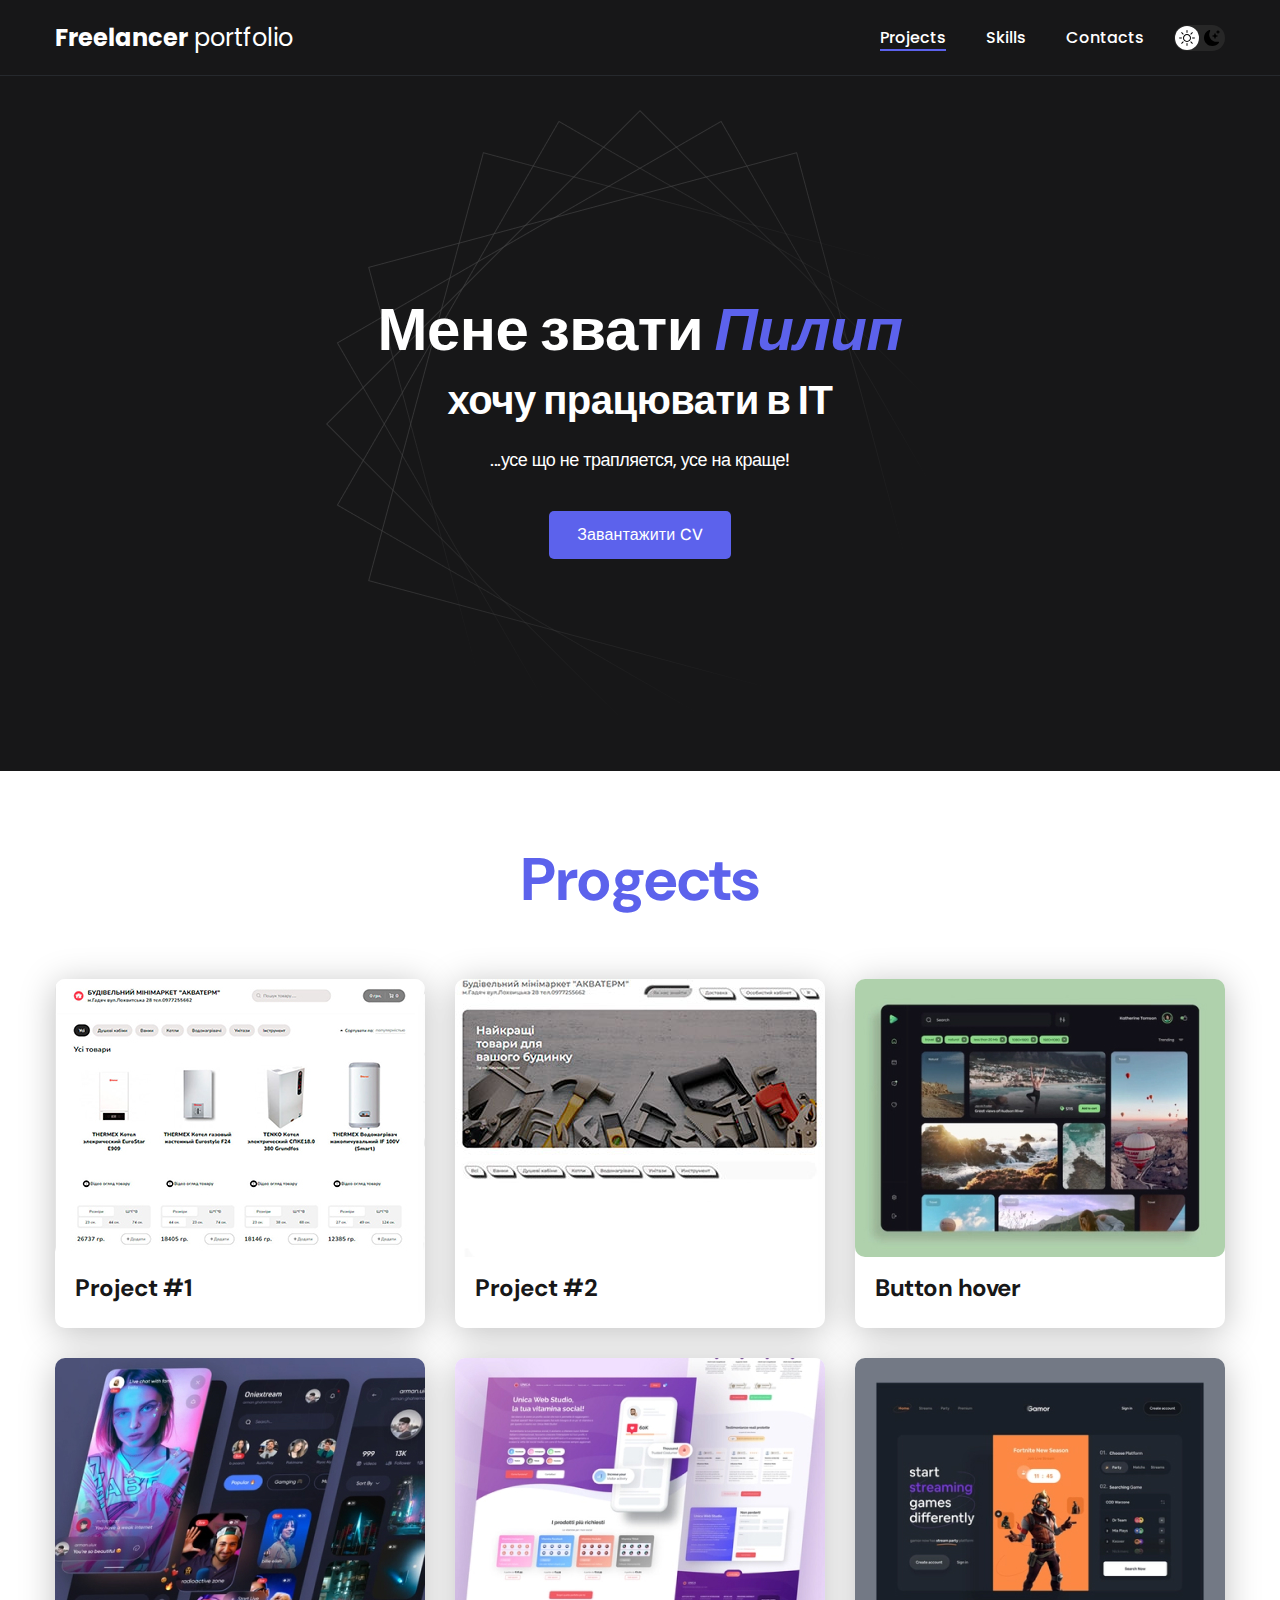
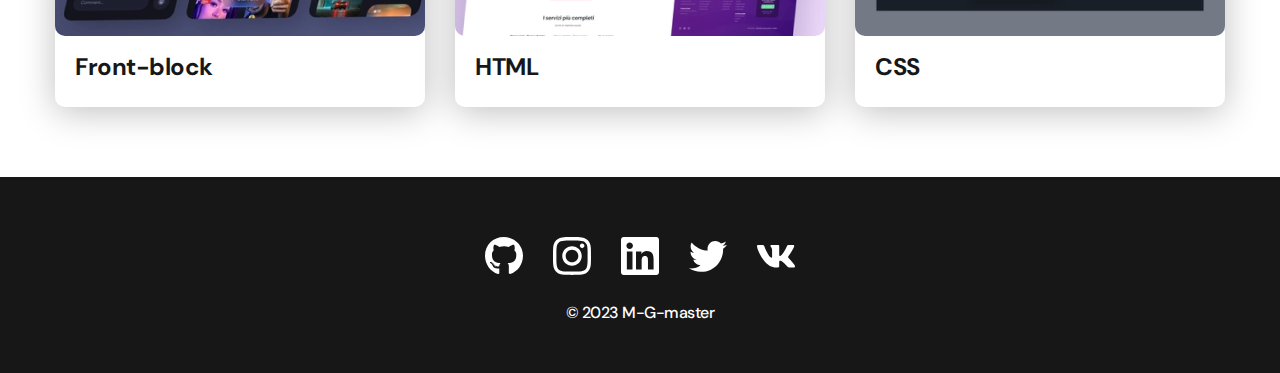
<file: index.html>
<!DOCTYPE html>
<html lang="en">

<head>
  <meta charset="UTF-8" />
  <meta http-equiv="X-UA-Compatible" content="IE=edge" />
  <meta name="viewport" content="width=device-width, initial-scale=1.0" />
  <title>Portfoleo</title>
  <link rel="stylesheet" href="./css/main.css" />
</head>

<body>
  <nav class="nav">
    <div class="container">
      <div class="nav-row">
        <a href="./index.html" class="logo"><strong>Freelancer</strong> portfolio</a>


        <button class="dark-mode-btn ">
          <img src="./img/icons/sun.svg" alt="Light mode" class="dark-mode-btn-icon">
          <img src="./img/icons/moon.svg" alt="Dark mode" class="dark-mode-btn-icon">
        </button>



        <ul class="nav-list">
          <li class="nav-list__item">
            <a href="./index.html" class="nav-list__link nav-list__link--active">Projects</a>
          </li>
          <li class="nav-list__item">
            <a href="./skills.html" class="nav-list__link ">Skills</a>
          </li>
          <li class="nav-list__item">
            <a href="./contacts.html" class="nav-list__link ">Contacts</a>
          </li>

        </ul>


      </div>
    </div>
  </nav>

  <header class="header">
    <div class="header__wrapper">
      <h1 class="header__title">
        <strong>Мене звати <em>Пилип</em></strong><br />
        хочу працювати в ІТ
      </h1>
      <div class="header__text">
        <p>...усе що не трапляется, усе на краще!</p>
      </div>
      <a href="#!" class="btn">Завантажити CV</a>
    </div>
  </header>

  <main class="section">
    <div class="container">
      <h2 class="title-1">Progects</h2>
      <ul class="projects">
        <li class="project">
          <a href="./Project-one.html">
            <img src="./img/progects/01.jpg" alt="Progects img" class="progect__img" />
            <h3 class="project__title">Project #1</h3>
          </a>
        </li>
        <li class="project">
          <a href="./Project-two.html">
            <img src="./img/progects/02.jpg" alt="Progects img" class="progect__img" />
            <h3 class="project__title">Project #2</h3>
          </a>
        </li>
        <li class="project">
          <a href="./Button-hover.html">
            <img src="./img/progects/03.jpg" alt="Progects img" class="progect__img" />
            <h3 class="project__title">Button hover</h3>
          </a>
        </li>
        <li class="project">
          <a href="./Front-block.html">
            <img src="./img/progects/04.jpg" alt="Progects img" class="progect__img" />
            <h3 class="project__title">Front-block</h3>
          </a>
        </li>
        <li class="project">
          <a href="./HTML.html">
            <img src="./img/progects/05.jpg" alt="Progects img" class="progect__img" />
            <h3 class="project__title">HTML</h3>
          </a>
        </li>
        <li class="project">
          <a href="./CSS.html">
            <img src="./img/progects/06.jpg" alt="Progects img" class="progect__img" />
            <h3 class="project__title">CSS</h3>
          </a>
        </li>
      </ul>
    </div>
  </main>

  <footer class="footer">
    <div class="container">
      <div class="footetr__wrapper">
        <ul class="social">
          <li class="social__item">
            <a href="#!"><img src="./img/icons/gitHub.svg" alt="svg" /></a>
          </li>
          <li class="social__item">
            <a href="#!"><img src="./img/icons/instagram.svg" alt="svg" /></a>
          </li>
          <li class="social__item">
            <a href="#!"><img src="./img/icons/linkedIn.svg" alt="svg" /></a>
          </li>
          <li class="social__item">
            <a href="#!"><img src="./img/icons/twitter.svg" alt="svg" /></a>
          </li>
          <li class="social__item">
            <a href="#!"><img src="./img/icons/vk.svg" alt="svg" /></a>
          </li>
        </ul>
        <div class="copyright">
          <p>© 2023 M-G-master</p>
        </div>
      </div>
    </div>
  </footer>

  <script src="./js/main.js"></script>

</body>

</html>
</file>
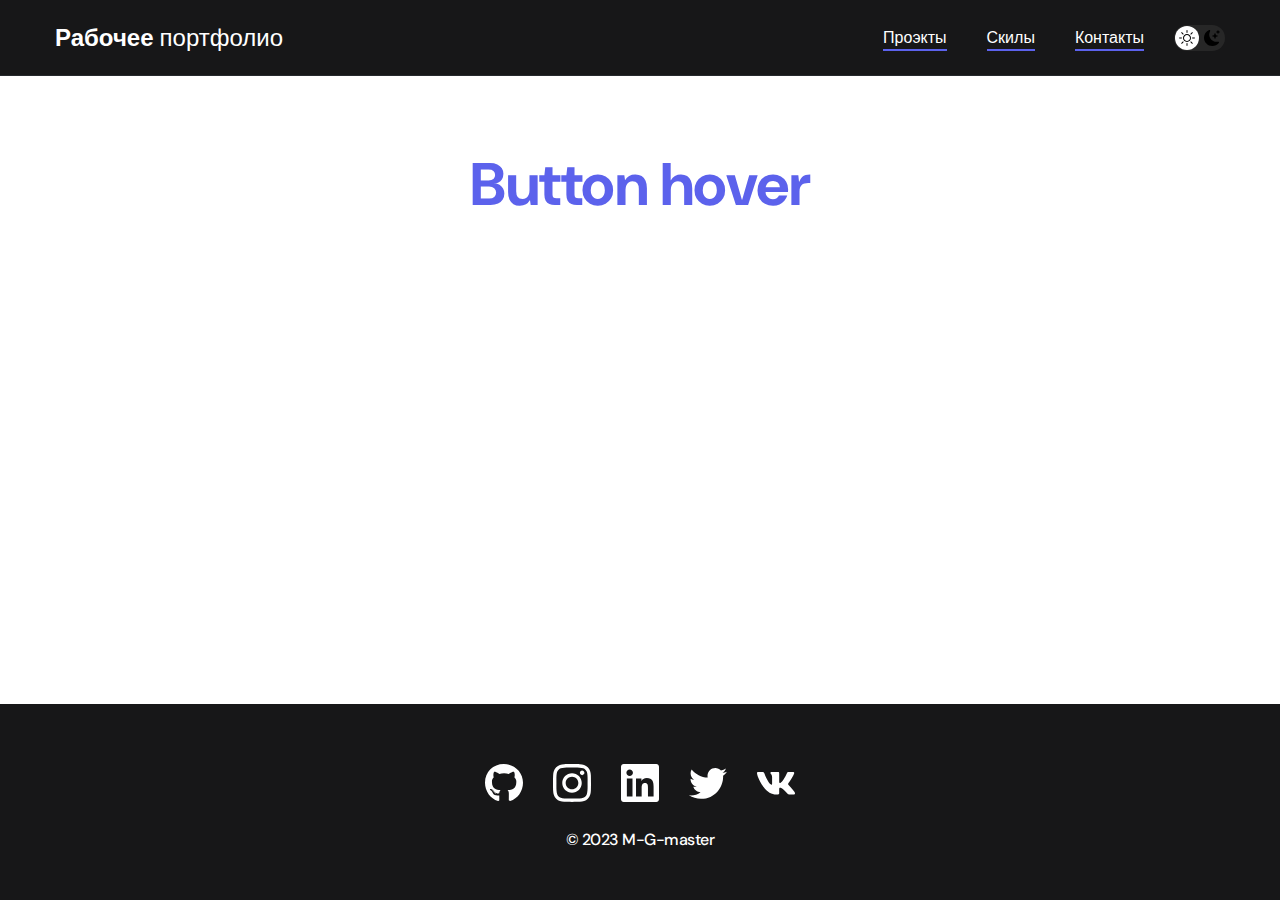
<file: Button-hover.html>
<!DOCTYPE html>
<html lang="en">

<head>
  <meta charset="UTF-8" />
  <meta http-equiv="X-UA-Compatible" content="IE=edge" />
  <meta name="viewport" content="width=device-width, initial-scale=1.0" />
  <title>Portfoleo</title>
  <link rel="stylesheet" href="./css/main.css" />
</head>

<body>
  <nav class="nav">
    <div class="container">
      <div class="nav-row">
        <a href="./index.html" class="logo"><strong>Рабочее</strong> портфолио</a>


        <button class="dark-mode-btn ">
          <img src="./img/icons/sun.svg" alt="Light mode" class="dark-mode-btn-icon">
          <img src="./img/icons/moon.svg" alt="Dark mode" class="dark-mode-btn-icon">
        </button>

        <ul class="nav-list">
          <li class="nav-list__item">
            <a href="./index.html" class="nav-list__link nav-list__link--active">Проэкты</a>
          </li>
          <li class="nav-list__item">
            <a href="./skills.html" class="nav-list__link nav-list__link--active">Скилы</a>
          </li>
          <li class="nav-list__item">
            <a href="./contacts.html" class="nav-list__link nav-list__link--active">Контакты</a>
          </li>
        </ul>
      </div>
    </div>
  </nav>

  <main class="section">
    <div class="container">
      <h2 class="title-1">Button hover</Button></h2>


    </div>
  </main>

  <footer class="footer">
    <div class="container">
      <div class="footetr__wrapper">
        <ul class="social">
          <li class="social__item">
            <a href="#!"><img src="./img/icons/gitHub.svg" alt="svg" /></a>
          </li>
          <li class="social__item">
            <a href="#!"><img src="./img/icons/instagram.svg" alt="svg" /></a>
          </li>
          <li class="social__item">
            <a href="#!"><img src="./img/icons/linkedIn.svg" alt="svg" /></a>
          </li>
          <li class="social__item">
            <a href="#!"><img src="./img/icons/twitter.svg" alt="svg" /></a>
          </li>
          <li class="social__item">
            <a href="#!"><img src="./img/icons/vk.svg" alt="svg" /></a>
          </li>
        </ul>
        <div class="copyright">
          <p>© 2023 M-G-master</p>
        </div>
      </div>
    </div>
  </footer>

  <script src="./js/main.js"></script>

</body>

</html>
</file>
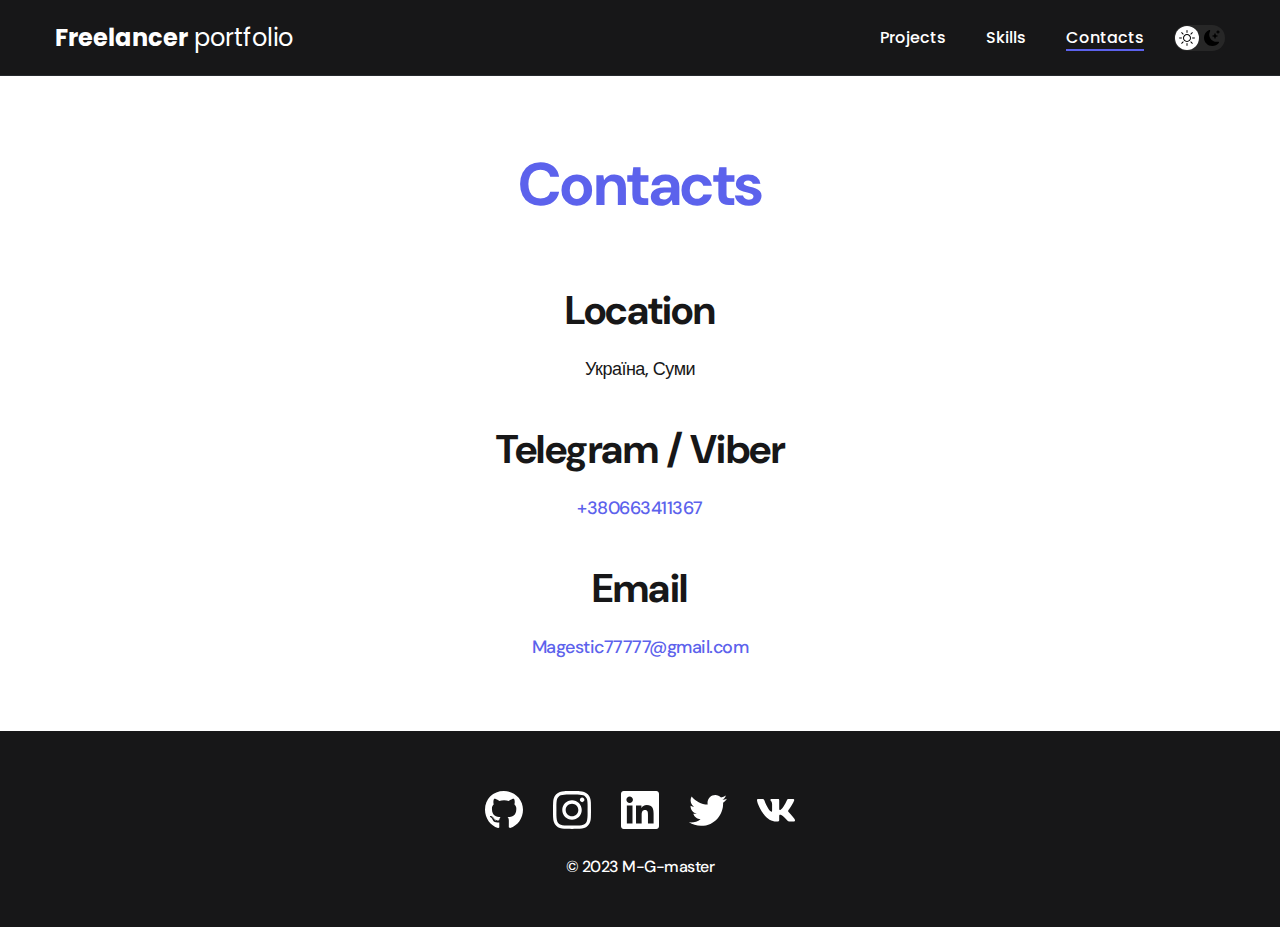
<file: contacts.html>
<!DOCTYPE html>
<html lang="en">

<head>
  <meta charset="UTF-8" />
  <meta http-equiv="X-UA-Compatible" content="IE=edge" />
  <meta name="viewport" content="width=device-width, initial-scale=1.0" />
  <title>Portfoleo</title>
  <link rel="stylesheet" href="./css/main.css" />
</head>

<body>
  <nav class="nav">
    <div class="container">
      <div class="nav-row">
        <a href="./index.html" class="logo"><strong>Freelancer</strong> portfolio</a>


        <button class="dark-mode-btn ">
          <img src="./img/icons/sun.svg" alt="Light mode" class="dark-mode-btn-icon">
          <img src="./img/icons/moon.svg" alt="Dark mode" class="dark-mode-btn-icon">
        </button>

        <ul class="nav-list">
          <li class="nav-list__item">
            <a href="./index.html" class="nav-list__link ">Projects</a>
          </li>
          <li class="nav-list__item">
            <a href="./skills.html" class="nav-list__link ">Skills</a>
          </li>
          <li class="nav-list__item">
            <a href="./contacts.html" class="nav-list__link nav-list__link--active">Contacts</a>
          </li>
        </ul>
      </div>
    </div>
  </nav>

  <main class="section">
    <div class="container">
      <h1 class="title-1">Contacts</h1>

      <ul class="content-list">
        <li class="content-list_item">
          <h2 class="title-2">Location</h2>
          <p>Україна, Суми</p>
        </li>
        <li class="content-list_item">
          <h2 class="title-2">Telegram / Viber</h2>
          <p><a href="tel:+380663411367">+380663411367</a></p>
        </li>
        <li class="content-list_item">
          <h2 class="title-2">Email</h2>
          <p><a href="mailto:Magestic77777@gmail.com">Magestic77777@gmail.com</a></p>
        </li>
      </ul>

    </div>
  </main>

  <footer class="footer">
    <div class="container">
      <div class="footetr__wrapper">
        <ul class="social">
          <li class="social__item">
            <a href="#!"><img src="./img/icons/gitHub.svg" alt="svg" /></a>
          </li>
          <li class="social__item">
            <a href="#!"><img src="./img/icons/instagram.svg" alt="svg" /></a>
          </li>
          <li class="social__item">
            <a href="#!"><img src="./img/icons/linkedIn.svg" alt="svg" /></a>
          </li>
          <li class="social__item">
            <a href="#!"><img src="./img/icons/twitter.svg" alt="svg" /></a>
          </li>
          <li class="social__item">
            <a href="#!"><img src="./img/icons/vk.svg" alt="svg" /></a>
          </li>
        </ul>
        <div class="copyright">
          <p>© 2023 M-G-master</p>
        </div>
      </div>
    </div>
  </footer>

  <script src="./js/main.js"></script>

</body>

</html>
</file>
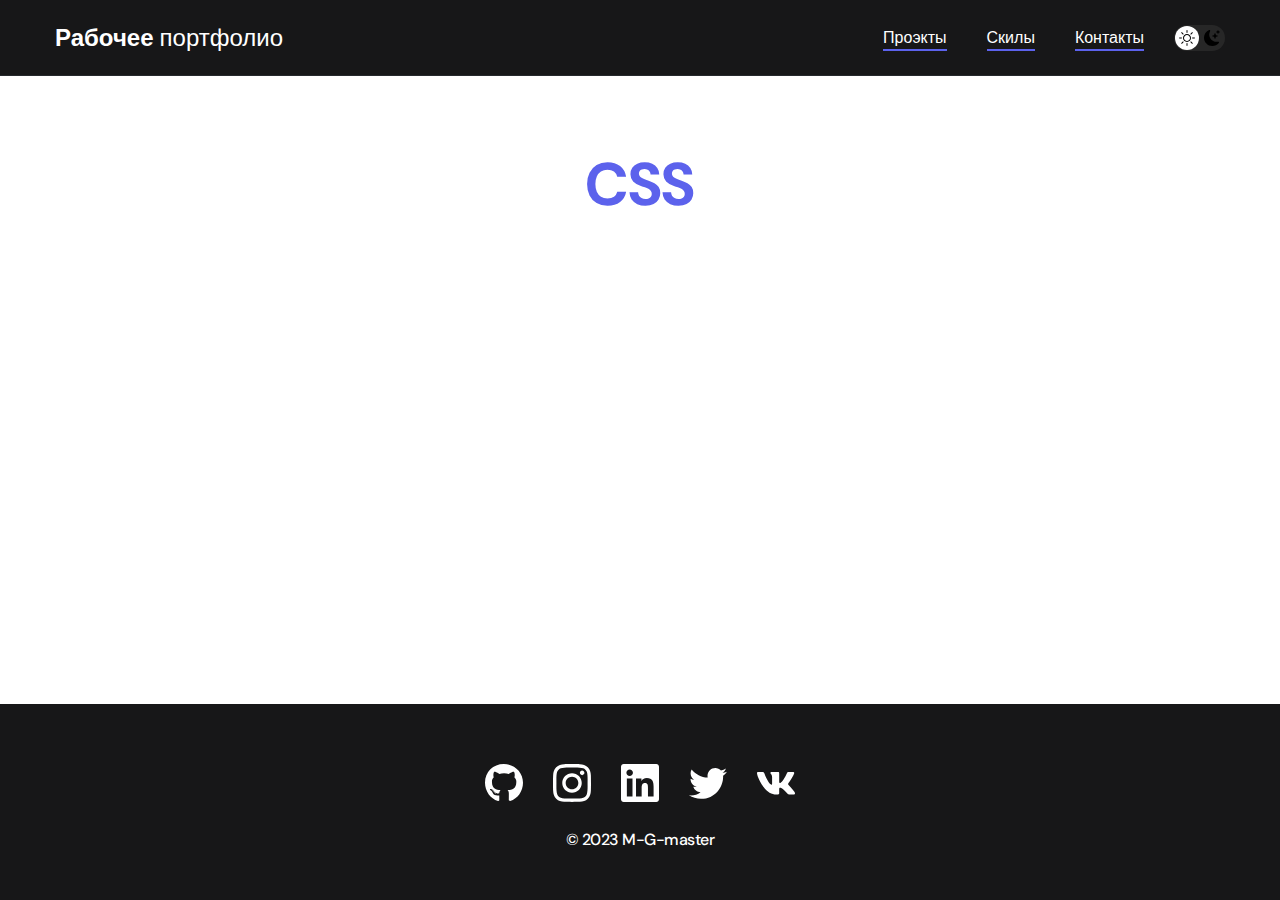
<file: CSS.html>
<!DOCTYPE html>
<html lang="en">

<head>
  <meta charset="UTF-8" />
  <meta http-equiv="X-UA-Compatible" content="IE=edge" />
  <meta name="viewport" content="width=device-width, initial-scale=1.0" />
  <title>Portfoleo</title>
  <link rel="stylesheet" href="./css/main.css" />
</head>

<body>
  <nav class="nav">
    <div class="container">
      <div class="nav-row">
        <a href="./index.html" class="logo"><strong>Рабочее</strong> портфолио</a>


        <button class="dark-mode-btn ">
          <img src="./img/icons/sun.svg" alt="Light mode" class="dark-mode-btn-icon">
          <img src="./img/icons/moon.svg" alt="Dark mode" class="dark-mode-btn-icon">
        </button>

        <ul class="nav-list">
          <li class="nav-list__item">
            <a href="./index.html" class="nav-list__link nav-list__link--active">Проэкты</a>
          </li>
          <li class="nav-list__item">
            <a href="./skills.html" class="nav-list__link nav-list__link--active">Скилы</a>
          </li>
          <li class="nav-list__item">
            <a href="./contacts.html" class="nav-list__link nav-list__link--active">Контакты</a>
          </li>
        </ul>
      </div>
    </div>
  </nav>

  <main class="section">
    <div class="container">
      <h2 class="title-1">CSS</h2>
    </div>
  </main>

  <footer class="footer">
    <div class="container">
      <div class="footetr__wrapper">
        <ul class="social">
          <li class="social__item">
            <a href="#!"><img src="./img/icons/gitHub.svg" alt="svg" /></a>
          </li>
          <li class="social__item">
            <a href="#!"><img src="./img/icons/instagram.svg" alt="svg" /></a>
          </li>
          <li class="social__item">
            <a href="#!"><img src="./img/icons/linkedIn.svg" alt="svg" /></a>
          </li>
          <li class="social__item">
            <a href="#!"><img src="./img/icons/twitter.svg" alt="svg" /></a>
          </li>
          <li class="social__item">
            <a href="#!"><img src="./img/icons/vk.svg" alt="svg" /></a>
          </li>
        </ul>
        <div class="copyright">
          <p>© 2023 M-G-master</p>
        </div>
      </div>
    </div>
  </footer>

  <script src="./js/main.js"></script>

</body>

</html>
</file>
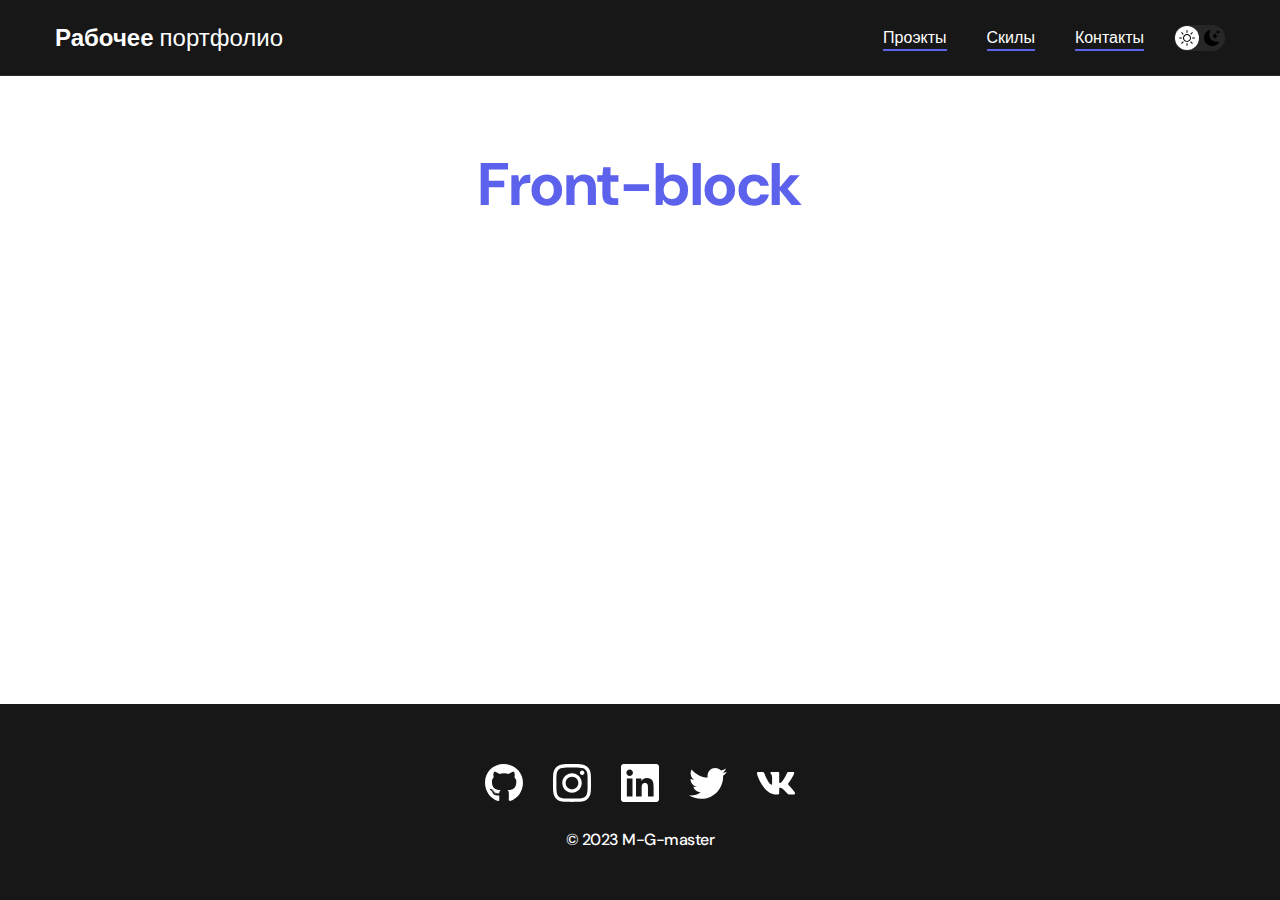
<file: Front-block.html>
<!DOCTYPE html>
<html lang="en">

<head>
  <meta charset="UTF-8" />
  <meta http-equiv="X-UA-Compatible" content="IE=edge" />
  <meta name="viewport" content="width=device-width, initial-scale=1.0" />
  <title>Portfoleo</title>
  <link rel="stylesheet" href="./css/main.css" />
</head>

<body>
  <nav class="nav">
    <div class="container">
      <div class="nav-row">
        <a href="./index.html" class="logo"><strong>Рабочее</strong> портфолио</a>


        <button class="dark-mode-btn ">
          <img src="./img/icons/sun.svg" alt="Light mode" class="dark-mode-btn-icon">
          <img src="./img/icons/moon.svg" alt="Dark mode" class="dark-mode-btn-icon">
        </button>

        <ul class="nav-list">
          <li class="nav-list__item">
            <a href="./index.html" class="nav-list__link nav-list__link--active">Проэкты</a>
          </li>
          <li class="nav-list__item">
            <a href="./skills.html" class="nav-list__link nav-list__link--active">Скилы</a>
          </li>
          <li class="nav-list__item">
            <a href="./contacts.html" class="nav-list__link nav-list__link--active">Контакты</a>
          </li>
        </ul>
      </div>
    </div>
  </nav>

  <main class="section">
    <div class="container">
      <h2 class="title-1">Front-block</h2>


    </div>
  </main>

  <footer class="footer">
    <div class="container">
      <div class="footetr__wrapper">
        <ul class="social">
          <li class="social__item">
            <a href="#!"><img src="./img/icons/gitHub.svg" alt="svg" /></a>
          </li>
          <li class="social__item">
            <a href="#!"><img src="./img/icons/instagram.svg" alt="svg" /></a>
          </li>
          <li class="social__item">
            <a href="#!"><img src="./img/icons/linkedIn.svg" alt="svg" /></a>
          </li>
          <li class="social__item">
            <a href="#!"><img src="./img/icons/twitter.svg" alt="svg" /></a>
          </li>
          <li class="social__item">
            <a href="#!"><img src="./img/icons/vk.svg" alt="svg" /></a>
          </li>
        </ul>
        <div class="copyright">
          <p>© 2023 M-G-master</p>
        </div>
      </div>
    </div>
  </footer>

  <script src="./js/main.js"></script>

</body>

</html>
</file>
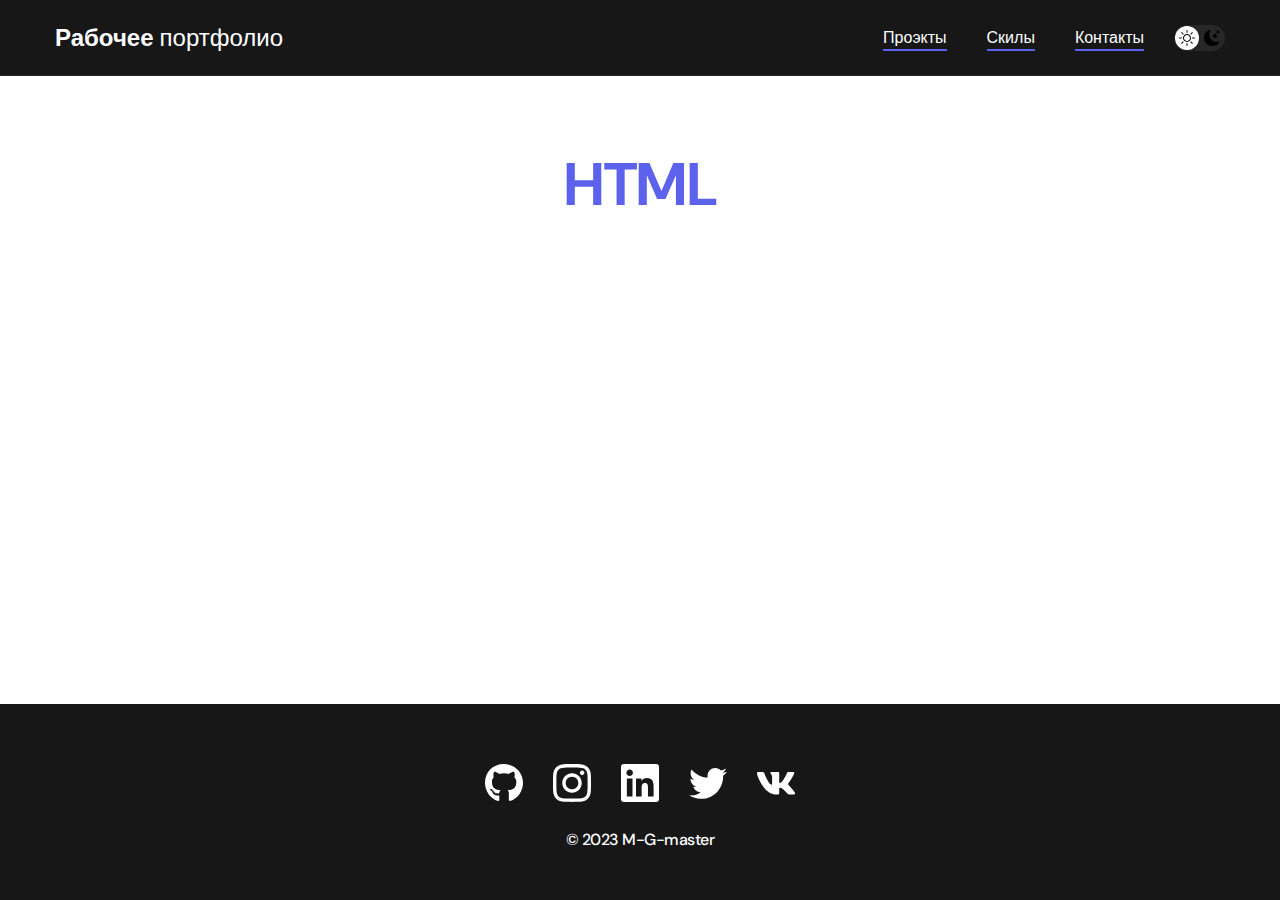
<file: HTML.html>
<!DOCTYPE html>
<html lang="en">

<head>
  <meta charset="UTF-8" />
  <meta http-equiv="X-UA-Compatible" content="IE=edge" />
  <meta name="viewport" content="width=device-width, initial-scale=1.0" />
  <title>Portfoleo</title>
  <link rel="stylesheet" href="./css/main.css" />
</head>

<body>
  <nav class="nav">
    <div class="container">
      <div class="nav-row">
        <a href="./index.html" class="logo"><strong>Рабочее</strong> портфолио</a>


        <button class="dark-mode-btn ">
          <img src="./img/icons/sun.svg" alt="Light mode" class="dark-mode-btn-icon">
          <img src="./img/icons/moon.svg" alt="Dark mode" class="dark-mode-btn-icon">
        </button>

        <ul class="nav-list">
          <li class="nav-list__item">
            <a href="./index.html" class="nav-list__link nav-list__link--active">Проэкты</a>
          </li>
          <li class="nav-list__item">
            <a href="./skills.html" class="nav-list__link nav-list__link--active">Скилы</a>
          </li>
          <li class="nav-list__item">
            <a href="./contacts.html" class="nav-list__link nav-list__link--active">Контакты</a>
          </li>
        </ul>
      </div>
    </div>
  </nav>

  <main class="section">
    <div class="container">
      <h2 class="title-1">HTML</h2>
    </div>
  </main>

  <footer class="footer">
    <div class="container">
      <div class="footetr__wrapper">
        <ul class="social">
          <li class="social__item">
            <a href="#!"><img src="./img/icons/gitHub.svg" alt="svg" /></a>
          </li>
          <li class="social__item">
            <a href="#!"><img src="./img/icons/instagram.svg" alt="svg" /></a>
          </li>
          <li class="social__item">
            <a href="#!"><img src="./img/icons/linkedIn.svg" alt="svg" /></a>
          </li>
          <li class="social__item">
            <a href="#!"><img src="./img/icons/twitter.svg" alt="svg" /></a>
          </li>
          <li class="social__item">
            <a href="#!"><img src="./img/icons/vk.svg" alt="svg" /></a>
          </li>
        </ul>
        <div class="copyright">
          <p>© 2023 M-G-master</p>
        </div>
      </div>
    </div>
  </footer>

  <script src="./js/main.js"></script>

</body>

</html>
</file>
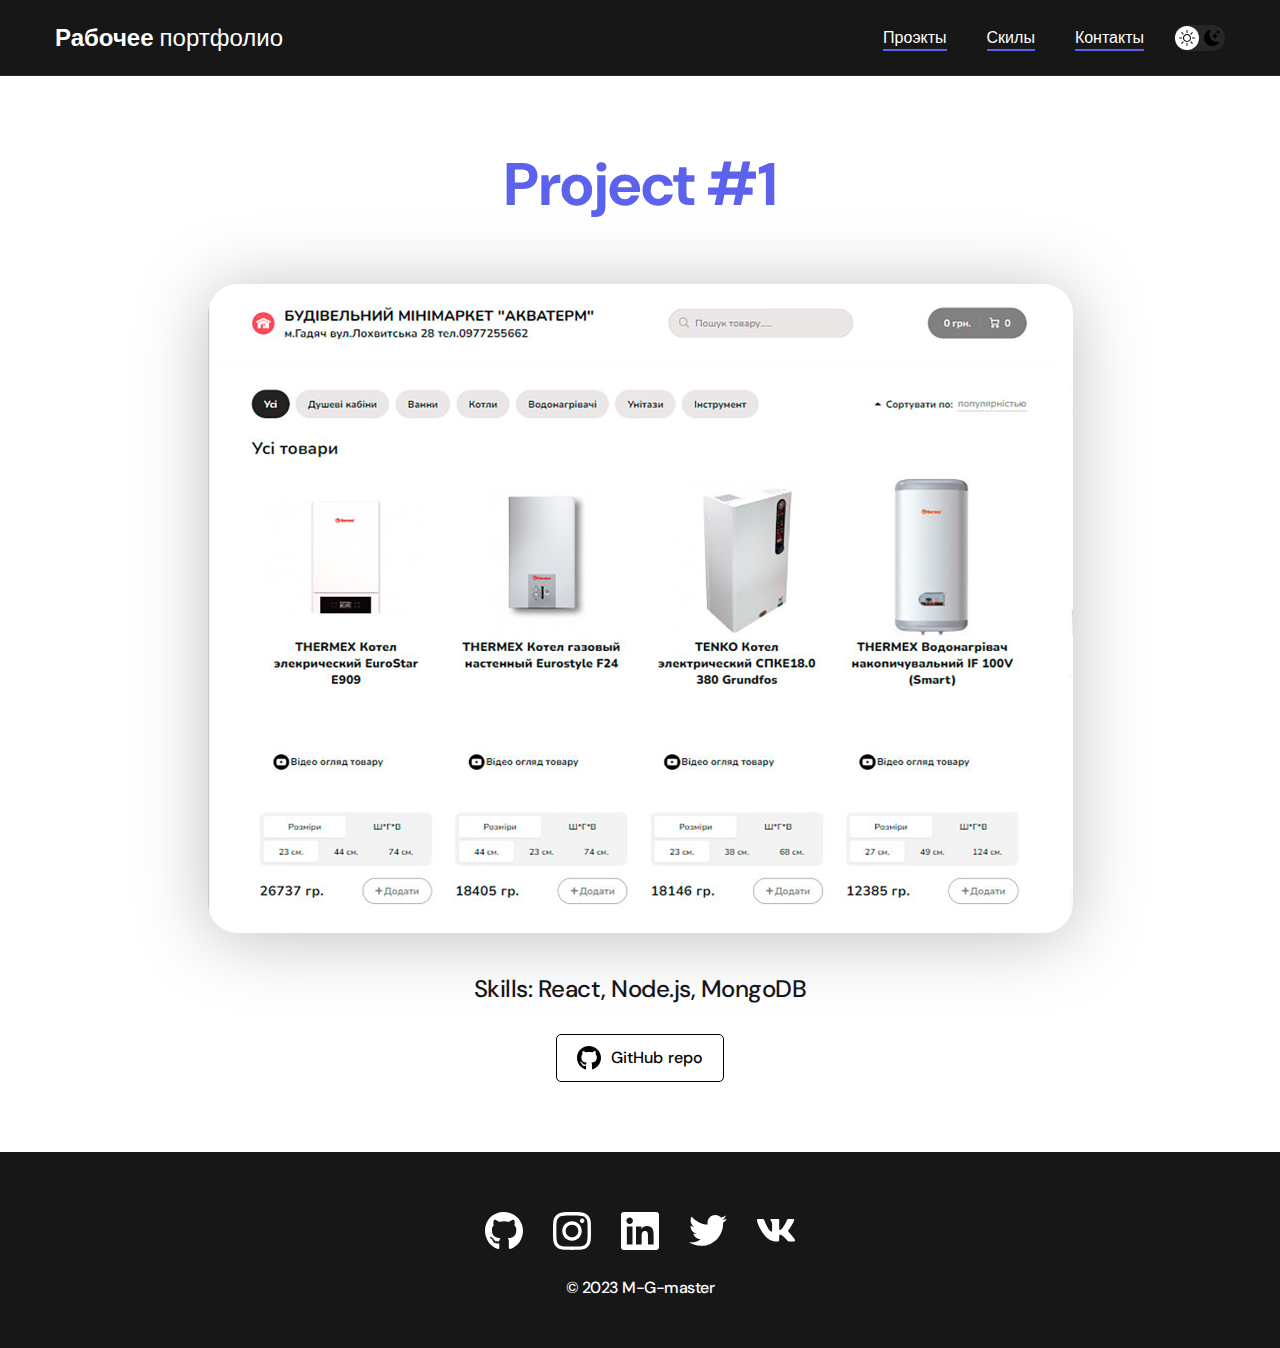
<file: Project-one.html>
<!DOCTYPE html>
<html lang="en">

<head>
  <meta charset="UTF-8" />
  <meta http-equiv="X-UA-Compatible" content="IE=edge" />
  <meta name="viewport" content="width=device-width, initial-scale=1.0" />
  <title>Portfoleo</title>
  <link rel="stylesheet" href="./css/main.css" />
</head>

<body>
  <nav class="nav">
    <div class="container">
      <div class="nav-row">
        <a href="./index.html" class="logo"><strong>Рабочее</strong> портфолио</a>


        <button class="dark-mode-btn ">
          <img src="./img/icons/sun.svg" alt="Light mode" class="dark-mode-btn-icon">
          <img src="./img/icons/moon.svg" alt="Dark mode" class="dark-mode-btn-icon">
        </button>

        <ul class="nav-list">
          <li class="nav-list__item">
            <a href="./index.html" class="nav-list__link nav-list__link--active">Проэкты</a>
          </li>
          <li class="nav-list__item">
            <a href="./skills.html" class="nav-list__link nav-list__link--active">Скилы</a>
          </li>
          <li class="nav-list__item">
            <a href="./contacts.html" class="nav-list__link nav-list__link--active">Контакты</a>
          </li>
        </ul>
      </div>
    </div>
  </nav>

  <main class="section">
    <div class="container">
      <div class="project-details">
        <h1 class="title-1">Project #1</h1>
        <img src="./img/progect-big/01-big.jpg" alt="img" class="project-details__cover">
        <div class="project-details__desc">
          <p>Skills: React, Node.js, MongoDB</p>
        </div>
        <a href="https://m-g-master.github.io/AcvatermFinish/" class="btn-outline">
          <img src="./img/progect-button/gitHub-black.svg" alt="svg">
          GitHub repo
        </a>
      </div>
    </div>
  </main>

  <footer class="footer">
    <div class="container">
      <div class="footetr__wrapper">
        <ul class="social">
          <li class="social__item">
            <a href="#!"><img src="./img/icons/gitHub.svg" alt="svg" /></a>
          </li>
          <li class="social__item">
            <a href="#!"><img src="./img/icons/instagram.svg" alt="svg" /></a>
          </li>
          <li class="social__item">
            <a href="#!"><img src="./img/icons/linkedIn.svg" alt="svg" /></a>
          </li>
          <li class="social__item">
            <a href="#!"><img src="./img/icons/twitter.svg" alt="svg" /></a>
          </li>
          <li class="social__item">
            <a href="#!"><img src="./img/icons/vk.svg" alt="svg" /></a>
          </li>
        </ul>
        <div class="copyright">
          <p>© 2023 M-G-master</p>
        </div>
      </div>
    </div>
  </footer>

  <script src="./js/main.js"></script>

</body>

</html>
</file>
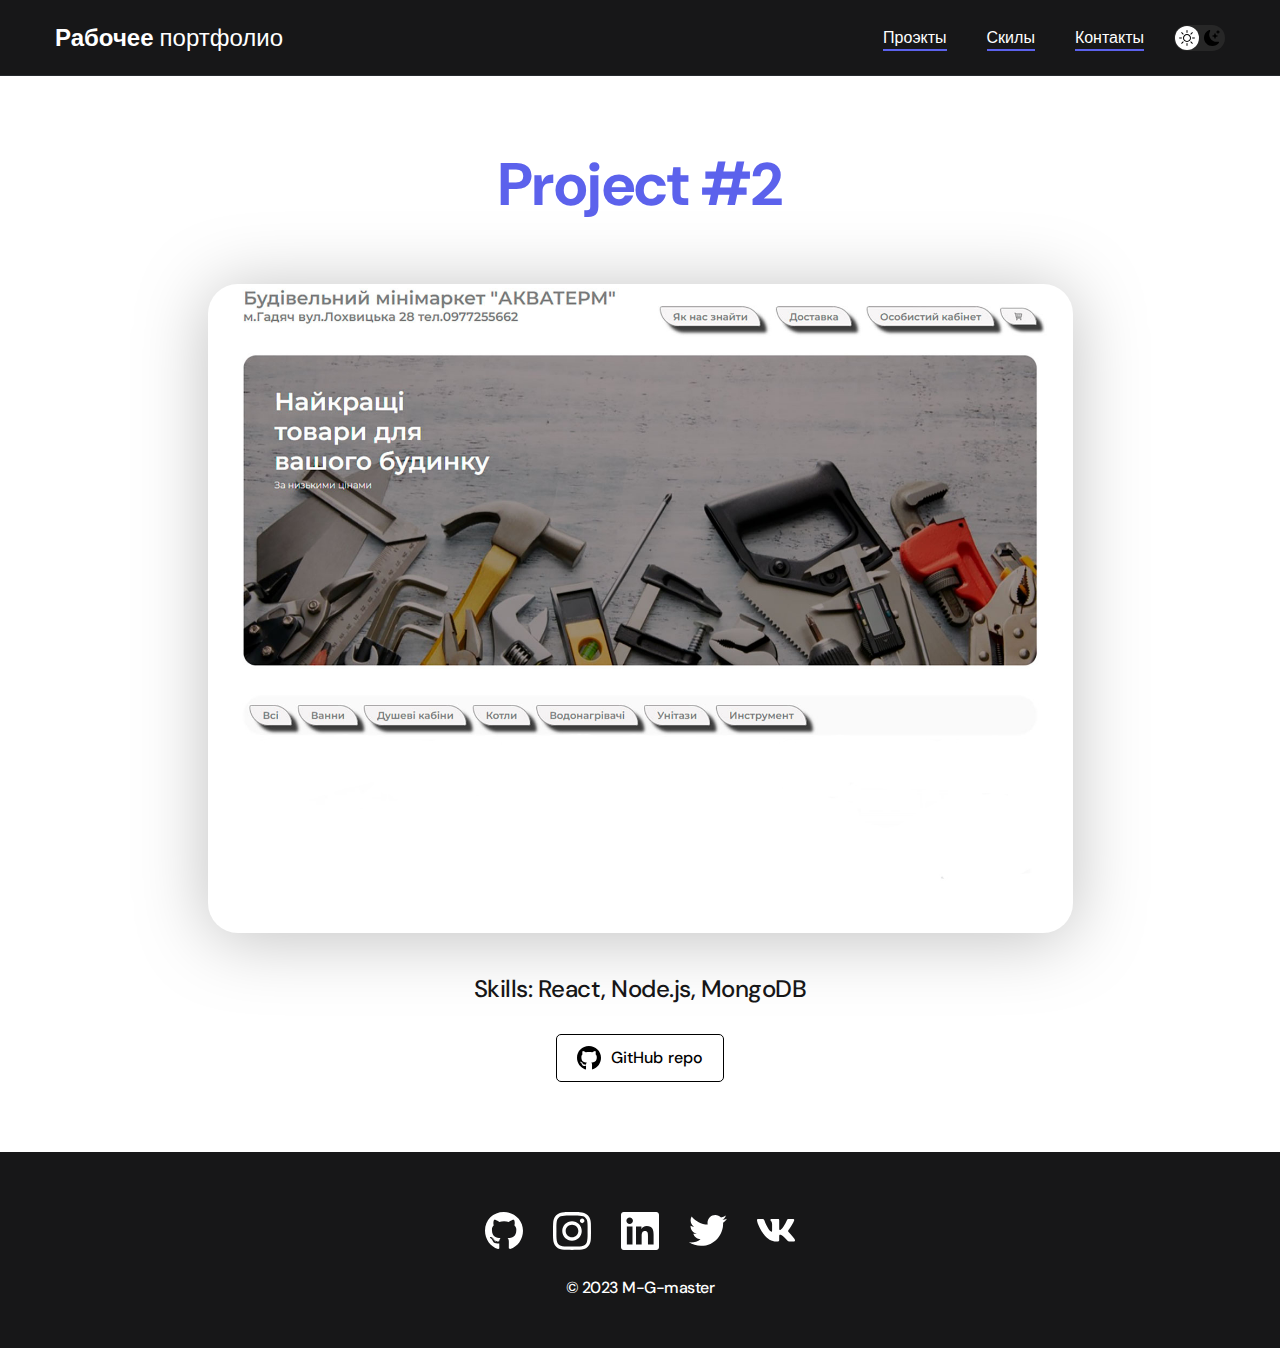
<file: Project-two.html>
<!DOCTYPE html>
<html lang="en">

<head>
  <meta charset="UTF-8" />
  <meta http-equiv="X-UA-Compatible" content="IE=edge" />
  <meta name="viewport" content="width=device-width, initial-scale=1.0" />
  <title>Portfoleo</title>
  <link rel="stylesheet" href="./css/main.css" />
</head>

<body>
  <nav class="nav">
    <div class="container">
      <div class="nav-row">
        <a href="./index.html" class="logo"><strong>Рабочее</strong> портфолио</a>


        <button class="dark-mode-btn ">
          <img src="./img/icons/sun.svg" alt="Light mode" class="dark-mode-btn-icon">
          <img src="./img/icons/moon.svg" alt="Dark mode" class="dark-mode-btn-icon">
        </button>

        <ul class="nav-list">
          <li class="nav-list__item">
            <a href="./index.html" class="nav-list__link nav-list__link--active">Проэкты</a>
          </li>
          <li class="nav-list__item">
            <a href="./skills.html" class="nav-list__link nav-list__link--active">Скилы</a>
          </li>
          <li class="nav-list__item">
            <a href="./contacts.html" class="nav-list__link nav-list__link--active">Контакты</a>
          </li>
        </ul>
      </div>
    </div>
  </nav>

  <main class="section">
    <div class="container">
      <div class="project-details">
        <h1 class="title-1">Project #2</h1>
        <img src="./img/progect-big/02-big.jpg" alt="img" class="project-details__cover">
        <div class="project-details__desc">
          <p>Skills: React, Node.js, MongoDB</p>
        </div>
        <a href="https://m-g-master.github.io/MAGAZ/" class="btn-outline">
          <img src="./img/progect-button/gitHub-black.svg" alt="svg">
          GitHub repo
        </a>
      </div>
    </div>
  </main>

  <footer class="footer">
    <div class="container">
      <div class="footetr__wrapper">
        <ul class="social">
          <li class="social__item">
            <a href="#!"><img src="./img/icons/gitHub.svg" alt="svg" /></a>
          </li>
          <li class="social__item">
            <a href="#!"><img src="./img/icons/instagram.svg" alt="svg" /></a>
          </li>
          <li class="social__item">
            <a href="#!"><img src="./img/icons/linkedIn.svg" alt="svg" /></a>
          </li>
          <li class="social__item">
            <a href="#!"><img src="./img/icons/twitter.svg" alt="svg" /></a>
          </li>
          <li class="social__item">
            <a href="#!"><img src="./img/icons/vk.svg" alt="svg" /></a>
          </li>
        </ul>
        <div class="copyright">
          <p>© 2023 M-G-master</p>
        </div>
      </div>
    </div>
  </footer>

  <script src="./js/main.js"></script>

</body>

</html>
</file>
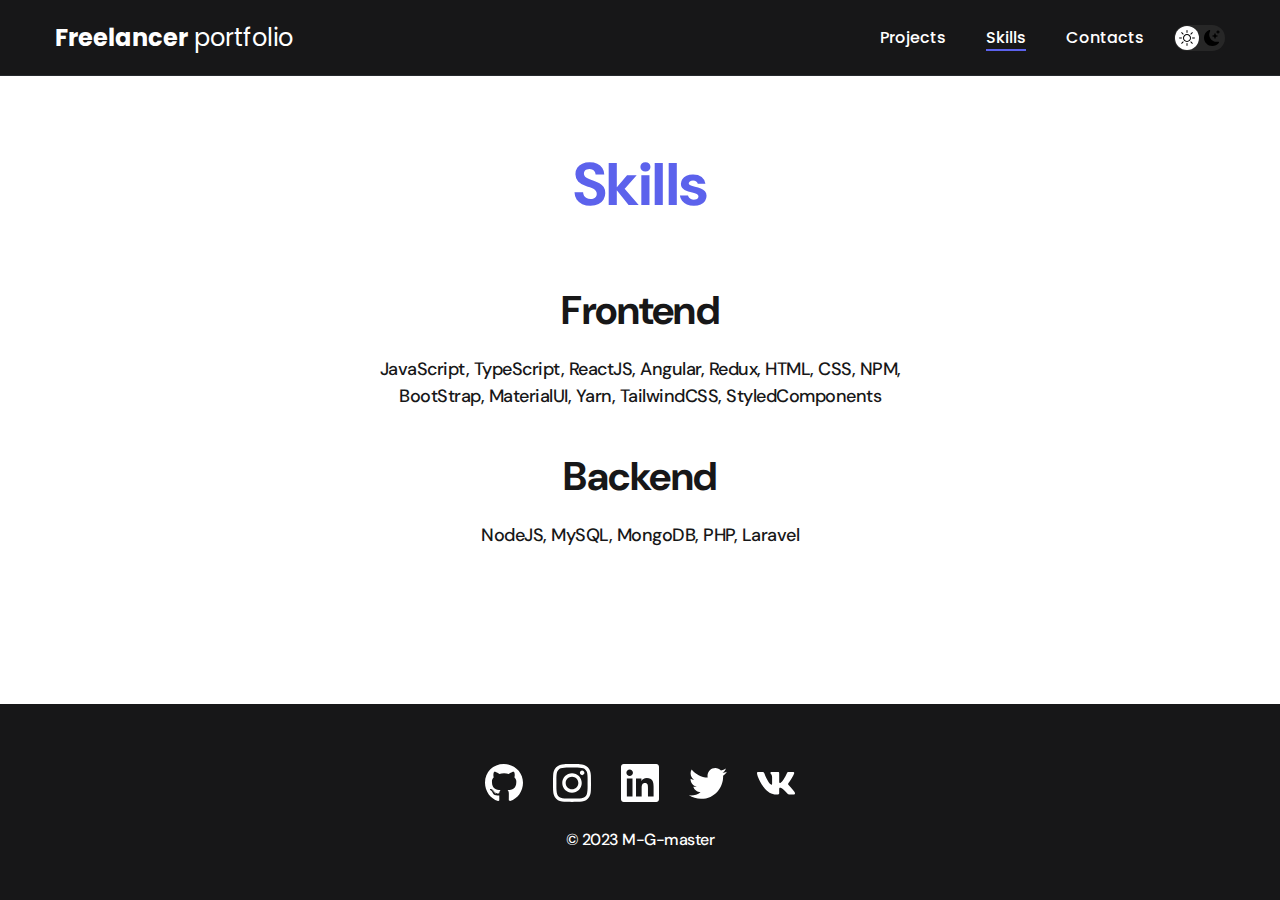
<file: skills.html>
<!DOCTYPE html>
<html lang="en">

<head>
  <meta charset="UTF-8" />
  <meta http-equiv="X-UA-Compatible" content="IE=edge" />
  <meta name="viewport" content="width=device-width, initial-scale=1.0" />
  <title>Portfoleo</title>
  <link rel="stylesheet" href="./css/main.css" />
</head>

<body>
  <nav class="nav">
    <div class="container">
      <div class="nav-row">
        <a href="./index.html" class="logo"><strong>Freelancer</strong> portfolio</a>


        <button class="dark-mode-btn ">
          <img src="./img/icons/sun.svg" alt="Light mode" class="dark-mode-btn-icon">
          <img src="./img/icons/moon.svg" alt="Dark mode" class="dark-mode-btn-icon">
        </button>

        <ul class="nav-list">
          <li class="nav-list__item">
            <a href="./index.html" class="nav-list__link ">Projects</a>
          </li>
          <li class="nav-list__item">
            <a href="./skills.html" class="nav-list__link nav-list__link--active">Skills</a>
          </li>
          <li class="nav-list__item">
            <a href="./contacts.html" class="nav-list__link ">Contacts</a>
          </li>
        </ul>
      </div>
    </div>
  </nav>

  <main class="section">
    <div class="container">
      <h1 class="title-1">Skills</h1>

      <ul class="content-list">
        <li class="content-list_item">
          <h2 class="title-2">Frontend</h2>
          <p>JavaScript, TypeScript, ReactJS, Angular, Redux, HTML, CSS, NPM, BootStrap, MaterialUI, Yarn, TailwindCSS,
            StyledComponents</p>
        </li>
        <li class="content-list_item">
          <h2 class="title-2">Backend</h2>
          <p>NodeJS, MySQL, MongoDB, PHP, Laravel</p>
        </li>
      </ul>

    </div>
  </main>

  <footer class="footer">
    <div class="container">
      <div class="footetr__wrapper">
        <ul class="social">
          <li class="social__item">
            <a href="#!"><img src="./img/icons/gitHub.svg" alt="svg" /></a>
          </li>
          <li class="social__item">
            <a href="#!"><img src="./img/icons/instagram.svg" alt="svg" /></a>
          </li>
          <li class="social__item">
            <a href="#!"><img src="./img/icons/linkedIn.svg" alt="svg" /></a>
          </li>
          <li class="social__item">
            <a href="#!"><img src="./img/icons/twitter.svg" alt="svg" /></a>
          </li>
          <li class="social__item">
            <a href="#!"><img src="./img/icons/vk.svg" alt="svg" /></a>
          </li>
        </ul>
        <div class="copyright">
          <p>© 2023 M-G-master</p>
        </div>
      </div>
    </div>
  </footer>

  <script src="./js/main.js"></script>

</body>

</html>
</file>
<file: css/main.css>
@import  "./reset.css";
@import url('https://fonts.googleapis.com/css2?family=DM+Sans:wght@400;500;700&family=Poppins:wght@400;500;700&display=swap');


/* 
font-family: 'DM Sans', sans-serif;
font-family: 'Poppins', sans-serif; 
*/

/* * {
  border:  1px solid red;
} */

:root {
  --black-dark: #000;
  --black: #171718;
  --black-border: #26292D;
  --white: #FFF;
  --purple: #5C62EC;

  --text-color: var(--black);

  --dark-bg: var(--black);
  --dark-border: var(--black-border);
  --header-text: var(--white);
  --accents: var(--purple);

  /* Light mode */
  --page-bg: var(--white);
  --text-color: var(--black);

  --title-1: var(--accents);

  --project-card-bg: var(--white);
  --project-card-text: var(--black);
  --box-shadow: 0px 5px 35px rgba(0, 0, 0, 0.25);
}

.dark {
/* Dark mode */
--page-bg: #252526;
--text-color: var(--white);

--title-1: var(--white);

--project-card-bg: var(--black);
--project-card-text: var(--white);
--box-shadow: 0px 5px 35px rgba(0, 0, 0, 0.8);

}

html, body {
  display: flex;
  flex-direction: column;
  min-height: 100vh;

  font-family: 'DM Sans', sans-serif;
  letter-spacing: -0.5px;
 
  /* Light mode */
  background-color: var(--page-bg);
  color: var(--text-color);
}

p {
  font-weight: 500;
}

  /* General */

.container {
  margin: 0 auto;;
  max-width: 1200px;
  padding: 0 15px;
}

.none {
  display: none !important;
}

.section {
  padding: 70px 0;
 
}


.title-1 {
  margin-bottom: 60px;

  font-size: 60px;
  font-weight: 700;
  line-height: 1.3;
  color: var(--title-1);
  text-align: center;
}

.title-2 {
  margin-bottom: 20px;
  
  font-size: 40px;
  line-height: 1.3;
  font-weight: 700;
  color: var(--text-color);
  }


/* navigation */

.nav {
  background-color: var(--dark-bg);
  border-bottom: 1px solid var(--black-border);
  color: var(--header-text);
  padding: 20px 0;
  letter-spacing: normal;
}

.nav-row {
display: flex;
justify-content: flex-end;
align-items: center;
column-gap: 30px;
row-gap: 20px;
flex-wrap: wrap;
}

.logo {
  margin-right: auto;
  color: var(--header-text);
  font-size: 24px;
  font-family: 'Poppins', sans-serif;
  transition: 0.2s ease-in;
}

.logo:hover {
  color: var(--white);
  opacity: 0.8;
  }

.logo strong {
  
  font-weight: 700;
}

.nav-list {
  display: flex;
  flex-wrap: wrap;
  row-gap: 10px;
  align-items: center;
  font-size: 16px;
  column-gap: 40px;
  font-weight: 500;
  font-family: 'Poppins', sans-serif;
  
}


.nav-list__link {
  color: var(--header-text);
  transition: 0.2s ease-in;
  
}

.nav-list__link:hover {
  opacity: 0.8;
  color: var(--white);
  }

.nav-list__link--active {
  position: relative;
}

.nav-list__link--active::before {
  content: "";

  position: absolute;
  left: 0;
  top: 100%;

  display: block;
  height: 2px;
  width: 100%;
background-color: var(--accents);
}


/* Dark mode btn */

.dark-mode-btn {
  order: 9;
  position: relative;
display: flex;
justify-content: space-between;

width: 51px;
height: 26px;
padding: 5px;

border-radius: 50px;
background-color: #272727;
}

.dark-mode-btn::before {
  content: "";

  position: absolute;
  top: 1px;
  left: 1px;
 
  display: block;
  width: 24px;
  height: 24px;

  border-radius: 50%;
  background-color: var(--white);

  transition: left 0.2s ease-in;
}

.dark-mode-btn--active::before {
left: 26px;
}

.dark-mode-btn-icon {
  position: relative;
  z-index: 9;
  }

/* header */

.header {
  padding: 40px 0;
  min-height: 695px;

  display: flex;
  justify-content: center;
  align-items: center;

  background-color: var(--dark-bg);
background-image: url('./../img/header-bg.png');
background-repeat: no-repeat;
background-size: auto;
background-position: center;

  color: var(--header-text);
  text-align: center;
}

.header__wrapper {
  padding: 0 15px;
  max-width: 660px;
}

.header__title {
  font-weight: 700;
  font-size: 40px;
  line-height: 1.4;
  margin-bottom: 20px;
 
}

.header__title strong {
  font-weight: 700;
  font-size: 60px;
}

.header__title em {
  font-size: normal;
  color: var(--accents);
}

.header__text {
  margin-bottom: 40px;
  font-size: 18px;
  line-height: 1.333;
}

.header__text p + p {
margin-top: 0.5em;
}

/* Btn */

.btn {
  display: inline-block;
  padding: 12px 28px;
  height: 48px;
  font-size: 16px;
 line-height: 24px;
 letter-spacing: 0.15px;
  background-color: var(--accents);
  border-radius: 5px;
  color: var(--white);
  font-weight: 500;
  transition: 0.2s ease-in;
}

.btn:hover {
  color: var(--white);
  opacity: 0.8;
}

.btn:active {
  position: relative;
  top: 1px;
}

/* Btn-outline */

.btn-outline {
  display: flex;
  column-gap: 10px;
  align-items: center;

  padding: 12px 20px;
  height: 48px;

  font-weight: 500;
  font-size: 16px;
  line-height: 24px;
  letter-spacing: 0.15px;

  color: var(--black-dark);
  background-color: var(--white);

  border: 1px solid var(--black-dark);
  border-radius: 5px;
  transition: 0.2s ease-in;

}

.btn-outline:hover {
  color: var(--black-border);
  opacity: 0.8;
  background-color: gray;
}

.btn-outline:active {
  position: relative;
  top: 1px;
}



/* Projects */



.projects {
 display: flex;
 justify-content: center;
 flex-wrap: wrap;
 column-gap: 30px;
 row-gap: 30px;
 
}

.project {
border-radius: 10px;
max-width: 370px;
background-color: var(--project-card-bg);
box-shadow: var(--box-shadow);
}

.progect__img {
  border-radius: 10px;
}

.project__title {
font-weight: 700;
font-size: 24px;
line-height: 1.3;
padding: 15px 20px 25px;
color: var(--project-card-text)
}

/* Project details */



.project-details {
  margin: 0 auto;
  max-width: 865px;

  display: flex;
  flex-direction: column;
  align-items: center;
  text-align: center;
}

.project-details__cover {
  max-width: 100%;
  margin-bottom: 40px;
  border-radius: 30px;
  filter: drop-shadow(0px 5px 35px rgba(0, 0, 0, 0.25));
  
}

.project-details__desc {
  margin-bottom: 30px;
  font-weight: 700;
font-size: 24px;
line-height: 1.3;
}


/* Content list */



.content-list {
  margin: 0 auto;
  max-width: 570px;
  display: flex;
  flex-direction: column;
  align-items: center;
  text-align: center;
  row-gap: 40px;
  
}

.content-list a {
color: var(--accents);
}

.content-list_item {
  font-weight: 400;
font-size: 18px;
line-height: 1.5;
}

.content-list_item p + p {
  margin-top: 0.5em;
  }



/* Footer */

.footer {
  margin-top: auto;
  padding: 60px 0 50px;
  background-color: var(--dark-bg);
  color: var(--header-text);
}

.footetr__wrapper {
display: flex;
flex-direction: column;
align-items: center;
row-gap: 27px;
}
.social {
 display: flex;
 column-gap: 30px;
 align-items: center;
}

.copyright {
font-size: 16px;
}

.copyright p + p {
  margin-top: 0.5em;
}









@media (max-width:1200px) {
  .projects {
    justify-content: center;
  }
}

@media (max-width:620px) {

  /* Header */
  .header {
    min-height: unset;
  }
  
  .header__title {
    font-size: 30px;
  }

  .header__title strong {
    font-size: 40px;
  }

  p {
    font-size: 10px;
  }

  .footer {
    padding: 10px 0 10px;
  }
   /* Nav */

   .nav-row {
    justify-content: space-between;
   }

   .dark-mode-btn {
    order: 0;
   }

  /* General */
  .section {
    padding: 40px 0;
  }

  .title-1 {
    margin-bottom: 30px;
    font-size: 40px;
}

.title-2 {
 margin-bottom: 5px;
  font-size: 30px;
}

.social__item {
  width: 28px;
}
}
</file>
